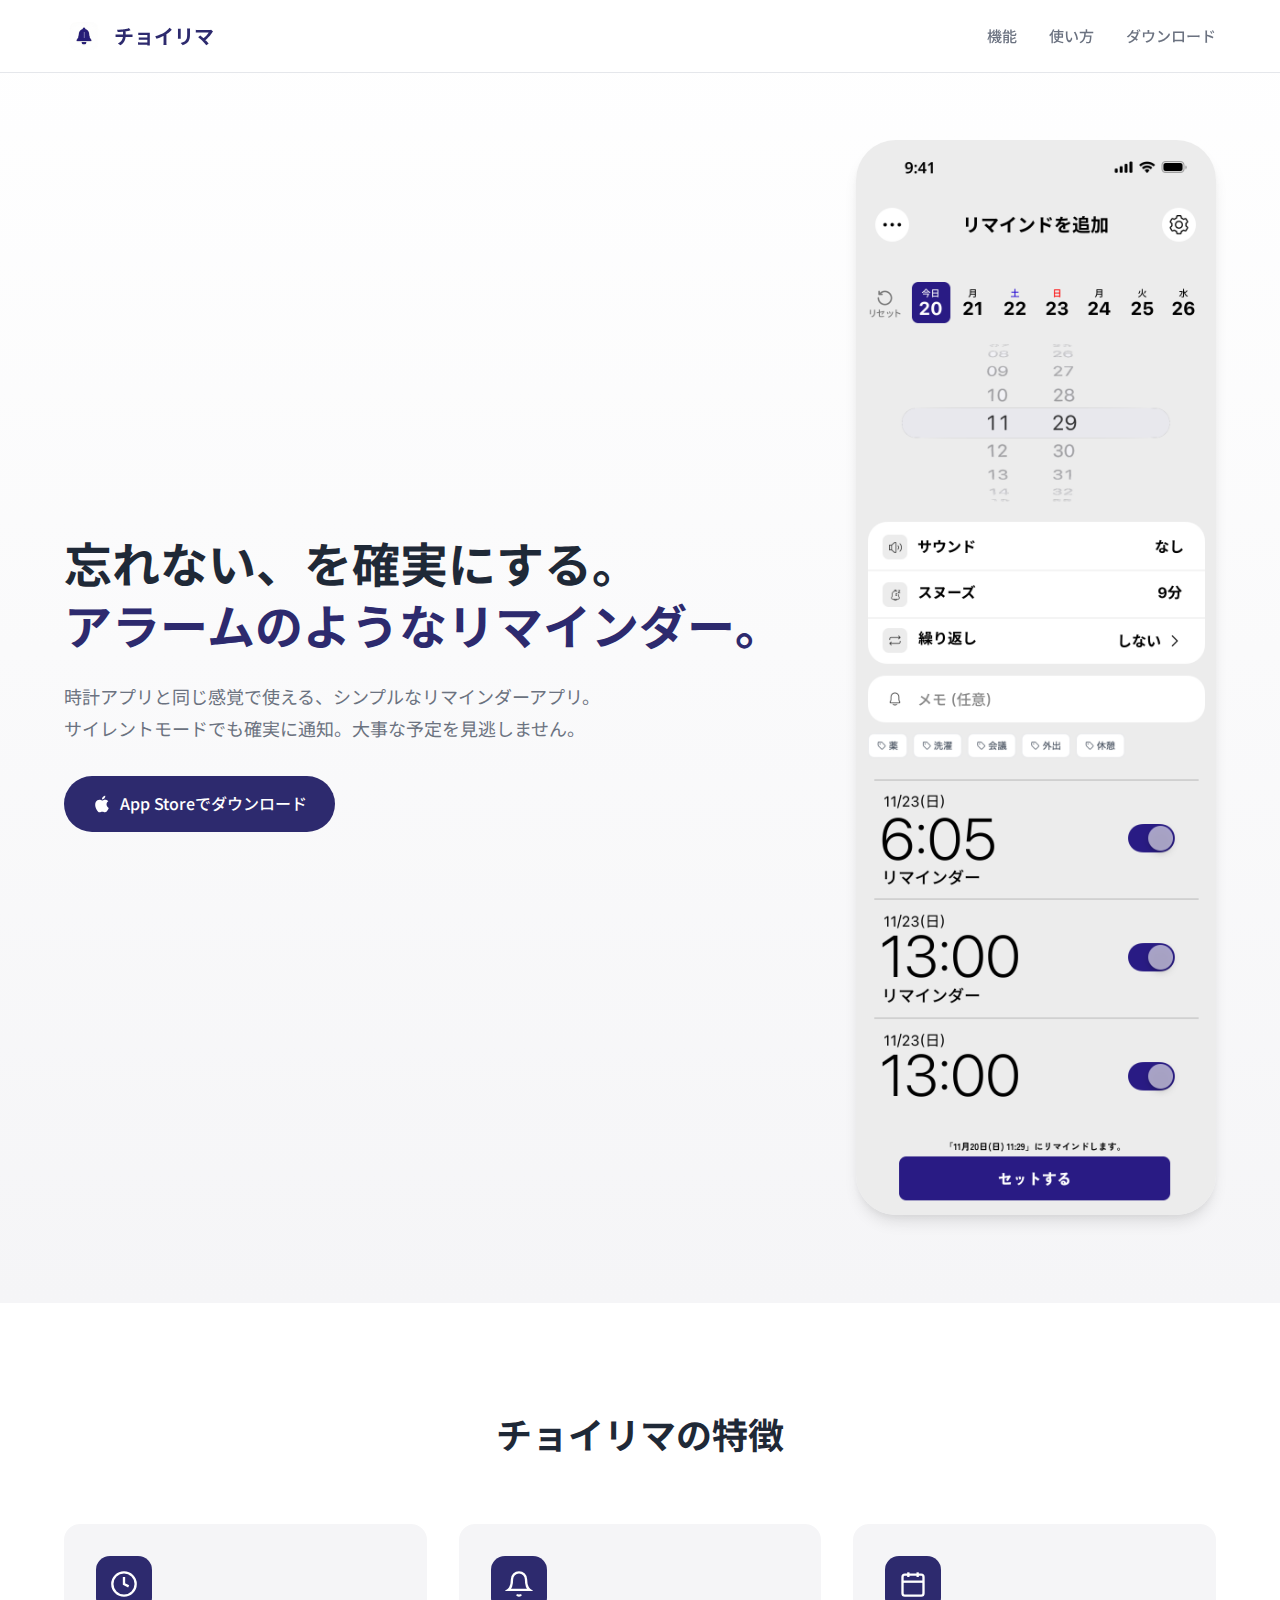
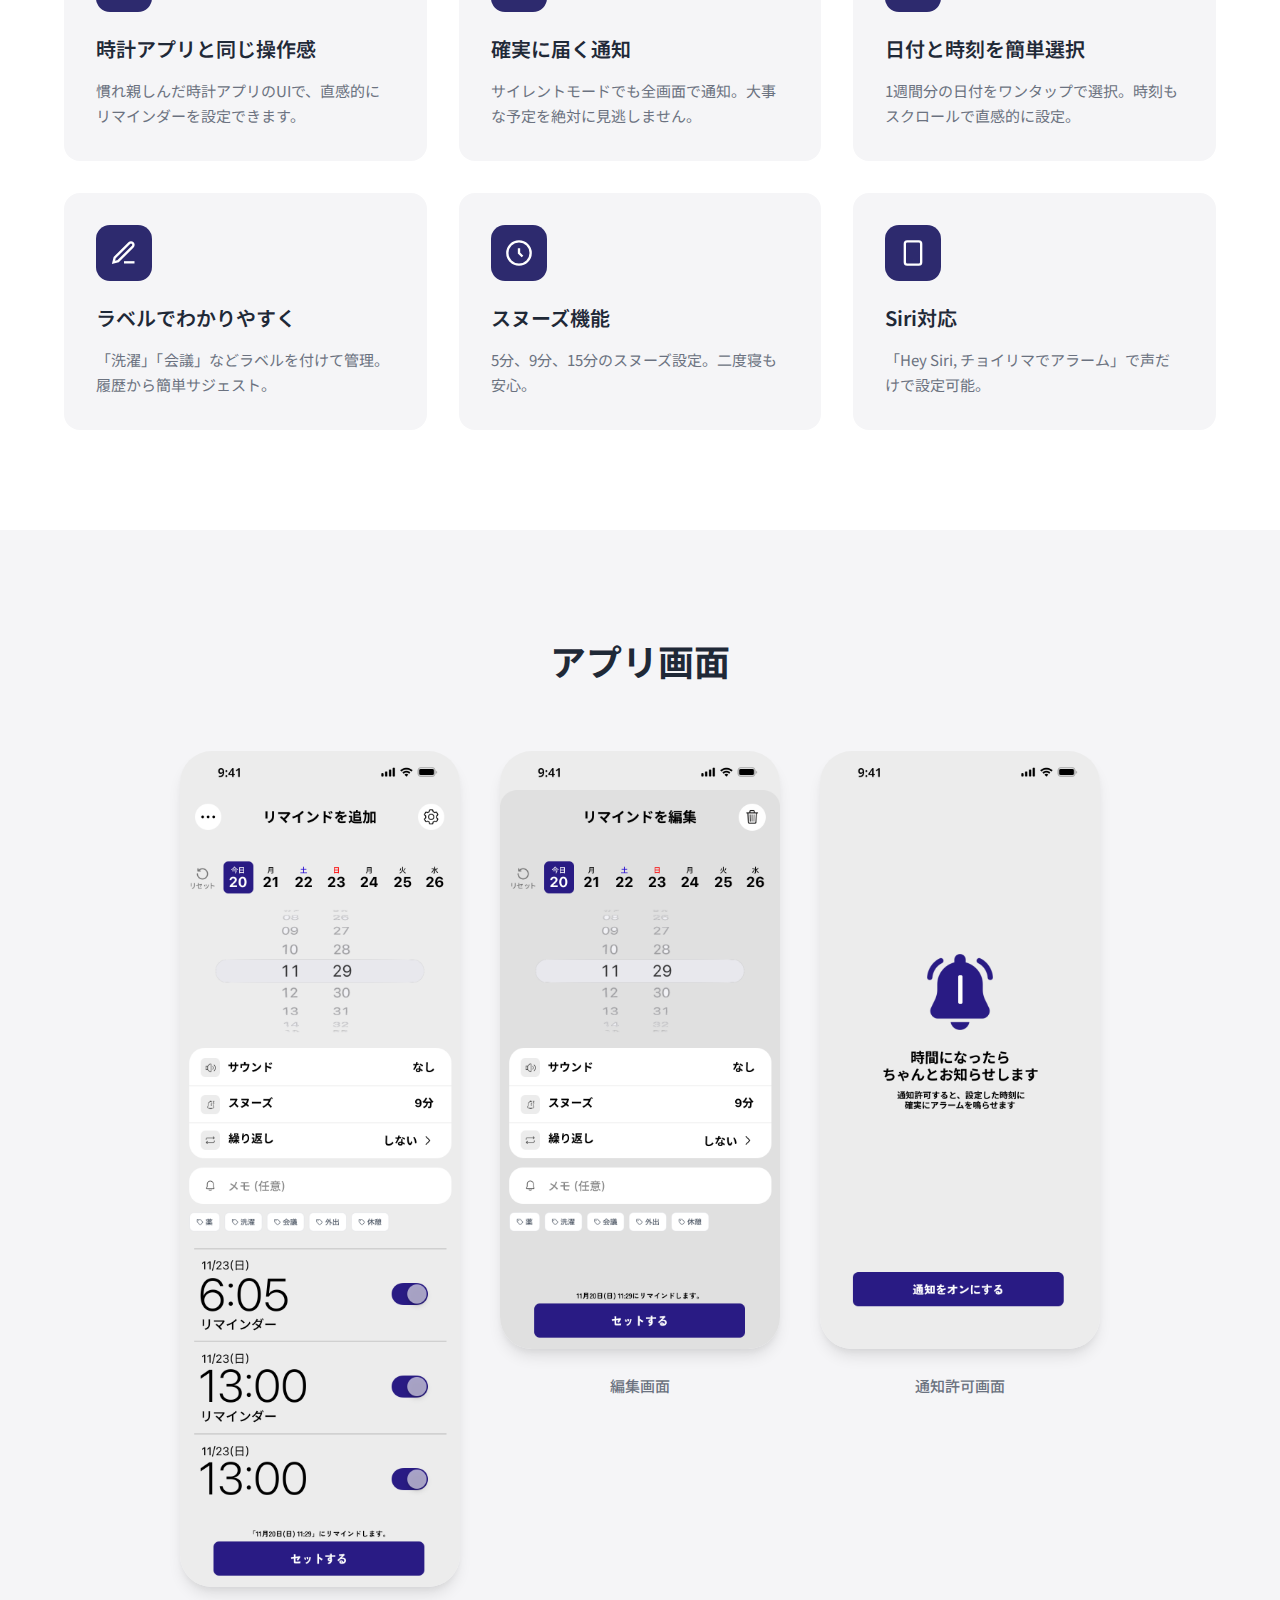
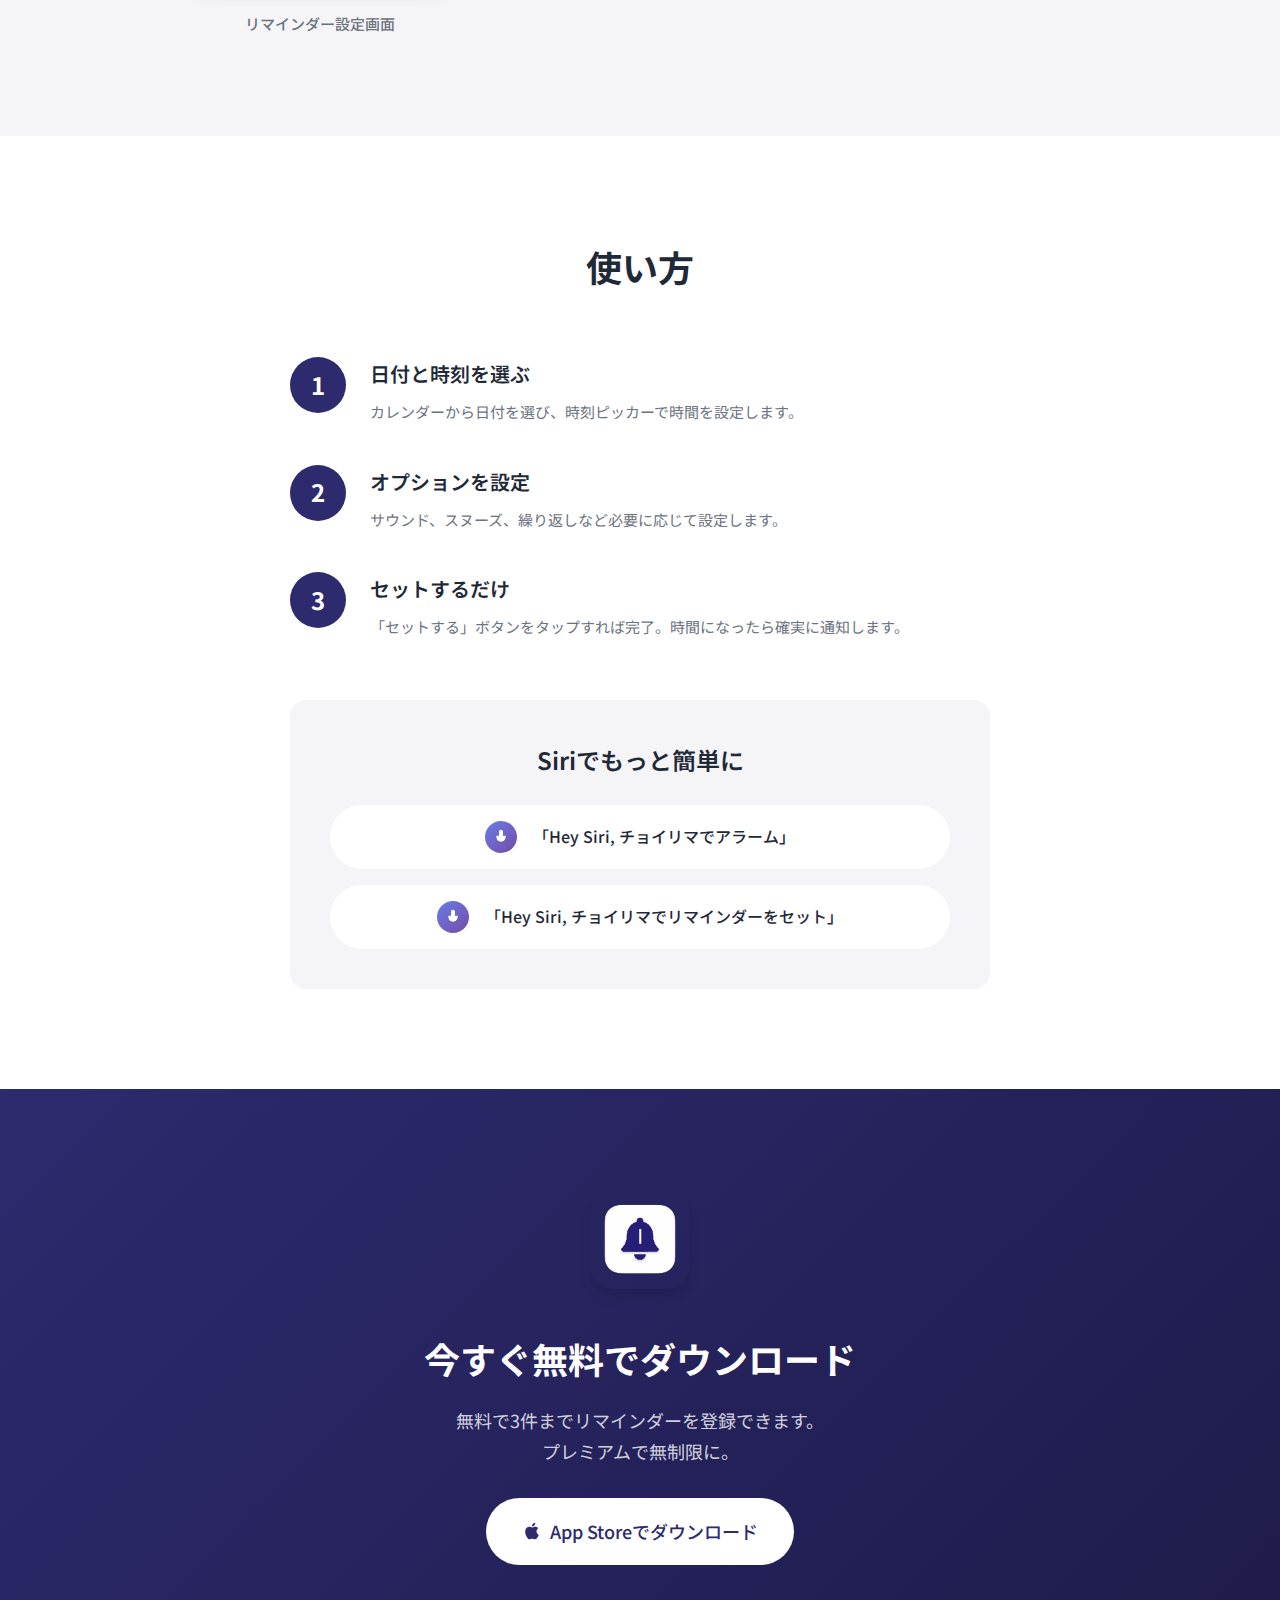
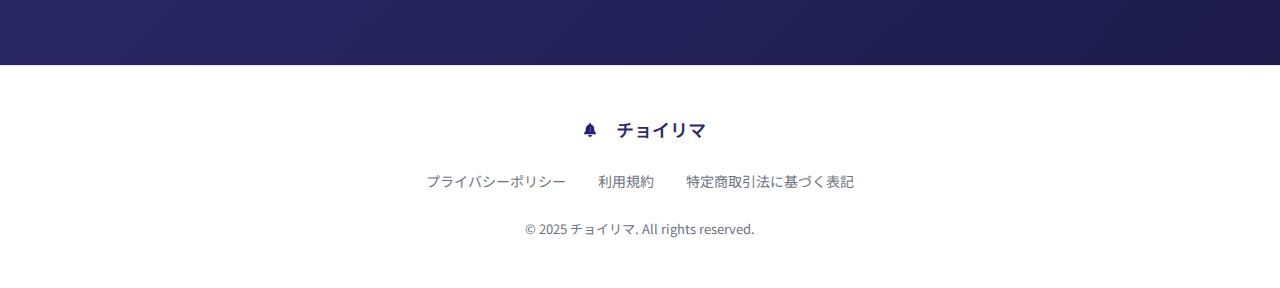
<file: index.html>
<!DOCTYPE html>
<html lang="ja">
<head>
  <meta charset="UTF-8">
  <meta name="viewport" content="width=device-width, initial-scale=1.0">
  <meta name="description" content="チョイリマ - 忘れない、を確実にする。時計アプリのような使いやすさで、確実に通知するリマインダーアプリ。">
  <meta name="keywords" content="リマインダー, アラーム, 通知, iPhone, iOS, アプリ">
  <meta property="og:title" content="チョイリマ - アラームのようなリマインダー">
  <meta property="og:description" content="忘れない、を確実にする。時計アプリのような使いやすさで、確実に通知するリマインダーアプリ。">
  <meta property="og:image" content="images/icon.png">
  <meta property="og:type" content="website">
  <title>チョイリマ - 忘れない、を確実にする。アラームのようなリマインダー</title>
  <link rel="icon" href="images/icon.png" type="image/png">
  <link rel="stylesheet" href="css/style.css">
  <link rel="preconnect" href="https://fonts.googleapis.com">
  <link rel="preconnect" href="https://fonts.gstatic.com" crossorigin>
  <link href="https://fonts.googleapis.com/css2?family=Noto+Sans+JP:wght@400;500;700&display=swap" rel="stylesheet">
</head>
<body>
  <!-- Header -->
  <header class="header">
    <div class="container">
      <div class="header-content">
        <div class="logo">
          <img src="images/icon.png" alt="チョイリマ" class="logo-icon">
          <span class="logo-text">チョイリマ</span>
        </div>
        <nav class="nav">
          <a href="#features">機能</a>
          <a href="#usage">使い方</a>
          <a href="#download">ダウンロード</a>
        </nav>
      </div>
    </div>
  </header>

  <!-- Hero Section -->
  <section class="hero">
    <div class="container">
      <div class="hero-content">
        <div class="hero-text">
          <h1 class="hero-title">
            忘れない、を確実にする。<br>
            <span class="highlight">アラームのような<br class="sp-only">リマインダー。</span>
          </h1>
          <p class="hero-description">
            時計アプリと同じ感覚で使える、シンプルなリマインダーアプリ。<br>
            サイレントモードでも確実に通知。大事な予定を見逃しません。
          </p>
          <div class="hero-cta">
            <a href="#download" class="btn btn-primary">
              <svg class="apple-icon" viewBox="0 0 24 24" fill="currentColor">
                <path d="M18.71 19.5c-.83 1.24-1.71 2.45-3.05 2.47-1.34.03-1.77-.79-3.29-.79-1.53 0-2 .77-3.27.82-1.31.05-2.3-1.32-3.14-2.53C4.25 17 2.94 12.45 4.7 9.39c.87-1.52 2.43-2.48 4.12-2.51 1.28-.02 2.5.87 3.29.87.78 0 2.26-1.07 3.81-.91.65.03 2.47.26 3.64 1.98-.09.06-2.17 1.28-2.15 3.81.03 3.02 2.65 4.03 2.68 4.04-.03.07-.42 1.44-1.38 2.83M13 3.5c.73-.83 1.94-1.46 2.94-1.5.13 1.17-.34 2.35-1.04 3.19-.69.85-1.83 1.51-2.95 1.42-.15-1.15.41-2.35 1.05-3.11z"/>
              </svg>
              App Storeでダウンロード
            </a>
          </div>
        </div>
        <div class="hero-image">
          <img src="images/main-screen.png" alt="チョイリマ アプリ画面" class="hero-phone">
        </div>
      </div>
    </div>
  </section>

  <!-- Features Section -->
  <section class="features" id="features">
    <div class="container">
      <h2 class="section-title">チョイリマの特徴</h2>
      <div class="features-grid">
        <div class="feature-card">
          <div class="feature-icon">
            <svg viewBox="0 0 24 24" fill="none" stroke="currentColor" stroke-width="2">
              <circle cx="12" cy="12" r="10"/>
              <polyline points="12,6 12,12 16,14"/>
            </svg>
          </div>
          <h3 class="feature-title">時計アプリと同じ操作感</h3>
          <p class="feature-description">慣れ親しんだ時計アプリのUIで、直感的にリマインダーを設定できます。</p>
        </div>
        <div class="feature-card">
          <div class="feature-icon">
            <svg viewBox="0 0 24 24" fill="none" stroke="currentColor" stroke-width="2">
              <path d="M18 8A6 6 0 0 0 6 8c0 7-3 9-3 9h18s-3-2-3-9"/>
              <path d="M13.73 21a2 2 0 0 1-3.46 0"/>
            </svg>
          </div>
          <h3 class="feature-title">確実に届く通知</h3>
          <p class="feature-description">サイレントモードでも全画面で通知。大事な予定を絶対に見逃しません。</p>
        </div>
        <div class="feature-card">
          <div class="feature-icon">
            <svg viewBox="0 0 24 24" fill="none" stroke="currentColor" stroke-width="2">
              <rect x="3" y="4" width="18" height="18" rx="2" ry="2"/>
              <line x1="16" y1="2" x2="16" y2="6"/>
              <line x1="8" y1="2" x2="8" y2="6"/>
              <line x1="3" y1="10" x2="21" y2="10"/>
            </svg>
          </div>
          <h3 class="feature-title">日付と時刻を簡単選択</h3>
          <p class="feature-description">1週間分の日付をワンタップで選択。時刻もスクロールで直感的に設定。</p>
        </div>
        <div class="feature-card">
          <div class="feature-icon">
            <svg viewBox="0 0 24 24" fill="none" stroke="currentColor" stroke-width="2">
              <path d="M12 20h9"/>
              <path d="M16.5 3.5a2.121 2.121 0 0 1 3 3L7 19l-4 1 1-4L16.5 3.5z"/>
            </svg>
          </div>
          <h3 class="feature-title">ラベルでわかりやすく</h3>
          <p class="feature-description">「洗濯」「会議」などラベルを付けて管理。履歴から簡単サジェスト。</p>
        </div>
        <div class="feature-card">
          <div class="feature-icon">
            <svg viewBox="0 0 24 24" fill="none" stroke="currentColor" stroke-width="2">
              <circle cx="12" cy="12" r="10"/>
              <path d="M12 8v4l3 3"/>
            </svg>
          </div>
          <h3 class="feature-title">スヌーズ機能</h3>
          <p class="feature-description">5分、9分、15分のスヌーズ設定。二度寝も安心。</p>
        </div>
        <div class="feature-card">
          <div class="feature-icon">
            <svg viewBox="0 0 24 24" fill="none" stroke="currentColor" stroke-width="2">
              <rect x="5" y="2" width="14" height="20" rx="2" ry="2"/>
              <line x1="12" y1="18" x2="12.01" y2="18"/>
            </svg>
          </div>
          <h3 class="feature-title">Siri対応</h3>
          <p class="feature-description">「Hey Siri, チョイリマでアラーム」で声だけで設定可能。</p>
        </div>
      </div>
    </div>
  </section>

  <!-- App Screenshots Section -->
  <section class="screenshots">
    <div class="container">
      <h2 class="section-title">アプリ画面</h2>
      <div class="screenshots-grid">
        <div class="screenshot-item">
          <img src="images/main-screen.png" alt="メイン画面">
          <p class="screenshot-caption">リマインダー設定画面</p>
        </div>
        <div class="screenshot-item">
          <img src="images/edit-screen.png" alt="編集画面">
          <p class="screenshot-caption">編集画面</p>
        </div>
        <div class="screenshot-item">
          <img src="images/notification-screen.png" alt="通知確認画面">
          <p class="screenshot-caption">通知許可画面</p>
        </div>
      </div>
    </div>
  </section>

  <!-- Usage Section -->
  <section class="usage" id="usage">
    <div class="container">
      <h2 class="section-title">使い方</h2>
      <div class="usage-steps">
        <div class="usage-step">
          <div class="step-number">1</div>
          <div class="step-content">
            <h3>日付と時刻を選ぶ</h3>
            <p>カレンダーから日付を選び、時刻ピッカーで時間を設定します。</p>
          </div>
        </div>
        <div class="usage-step">
          <div class="step-number">2</div>
          <div class="step-content">
            <h3>オプションを設定</h3>
            <p>サウンド、スヌーズ、繰り返しなど必要に応じて設定します。</p>
          </div>
        </div>
        <div class="usage-step">
          <div class="step-number">3</div>
          <div class="step-content">
            <h3>セットするだけ</h3>
            <p>「セットする」ボタンをタップすれば完了。時間になったら確実に通知します。</p>
          </div>
        </div>
      </div>
      <div class="usage-siri">
        <h3>Siriでもっと簡単に</h3>
        <div class="siri-examples">
          <div class="siri-example">
            <span class="siri-icon">
              <svg viewBox="0 0 24 24" fill="currentColor">
                <path d="M12 1a3 3 0 0 0-3 3v8a3 3 0 0 0 6 0V4a3 3 0 0 0-3-3z"/>
                <path d="M19 10v2a7 7 0 0 1-14 0v-2"/>
                <line x1="12" y1="19" x2="12" y2="23"/>
                <line x1="8" y1="23" x2="16" y2="23"/>
              </svg>
            </span>
            <p>「Hey Siri, チョイリマでアラーム」</p>
          </div>
          <div class="siri-example">
            <span class="siri-icon">
              <svg viewBox="0 0 24 24" fill="currentColor">
                <path d="M12 1a3 3 0 0 0-3 3v8a3 3 0 0 0 6 0V4a3 3 0 0 0-3-3z"/>
                <path d="M19 10v2a7 7 0 0 1-14 0v-2"/>
                <line x1="12" y1="19" x2="12" y2="23"/>
                <line x1="8" y1="23" x2="16" y2="23"/>
              </svg>
            </span>
            <p>「Hey Siri, チョイリマでリマインダーをセット」</p>
          </div>
        </div>
      </div>
    </div>
  </section>

  <!-- Download Section -->
  <section class="download" id="download">
    <div class="container">
      <div class="download-content">
        <img src="images/icon.png" alt="チョイリマ" class="download-icon">
        <h2 class="download-title">今すぐ無料でダウンロード</h2>
        <p class="download-description">無料で3件までリマインダーを登録できます。<br>プレミアムで無制限に。</p>
        <a href="#" class="btn btn-primary btn-large">
          <svg class="apple-icon" viewBox="0 0 24 24" fill="currentColor">
            <path d="M18.71 19.5c-.83 1.24-1.71 2.45-3.05 2.47-1.34.03-1.77-.79-3.29-.79-1.53 0-2 .77-3.27.82-1.31.05-2.3-1.32-3.14-2.53C4.25 17 2.94 12.45 4.7 9.39c.87-1.52 2.43-2.48 4.12-2.51 1.28-.02 2.5.87 3.29.87.78 0 2.26-1.07 3.81-.91.65.03 2.47.26 3.64 1.98-.09.06-2.17 1.28-2.15 3.81.03 3.02 2.65 4.03 2.68 4.04-.03.07-.42 1.44-1.38 2.83M13 3.5c.73-.83 1.94-1.46 2.94-1.5.13 1.17-.34 2.35-1.04 3.19-.69.85-1.83 1.51-2.95 1.42-.15-1.15.41-2.35 1.05-3.11z"/>
          </svg>
          App Storeでダウンロード
        </a>
      </div>
    </div>
  </section>

  <!-- Footer -->
  <footer class="footer">
    <div class="container">
      <div class="footer-content">
        <div class="footer-logo">
          <img src="images/icon.png" alt="チョイリマ" class="footer-icon">
          <span>チョイリマ</span>
        </div>
        <nav class="footer-nav">
          <a href="privacy.html">プライバシーポリシー</a>
          <a href="terms.html">利用規約</a>
          <a href="legal.html">特定商取引法に基づく表記</a>
        </nav>
        <p class="footer-copyright">&copy; 2025 チョイリマ. All rights reserved.</p>
      </div>
    </div>
  </footer>
</body>
</html>
</file>
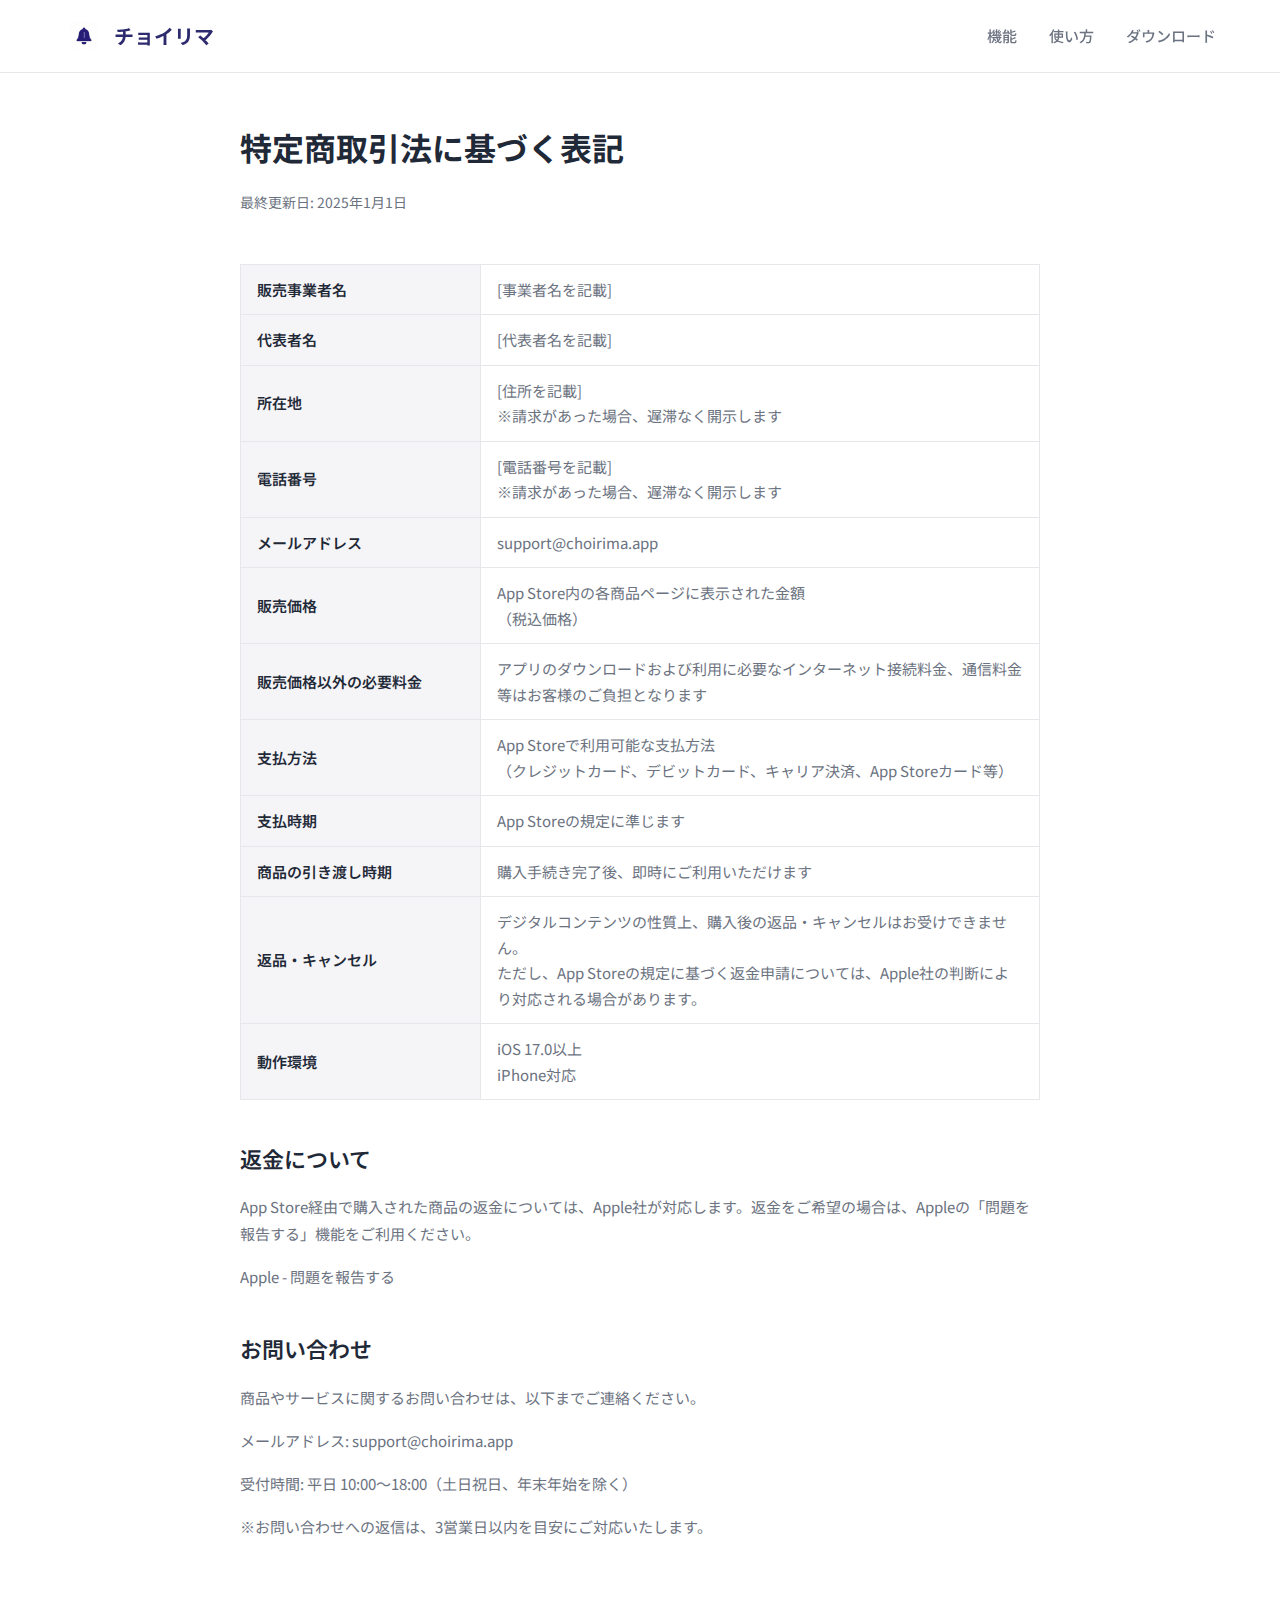
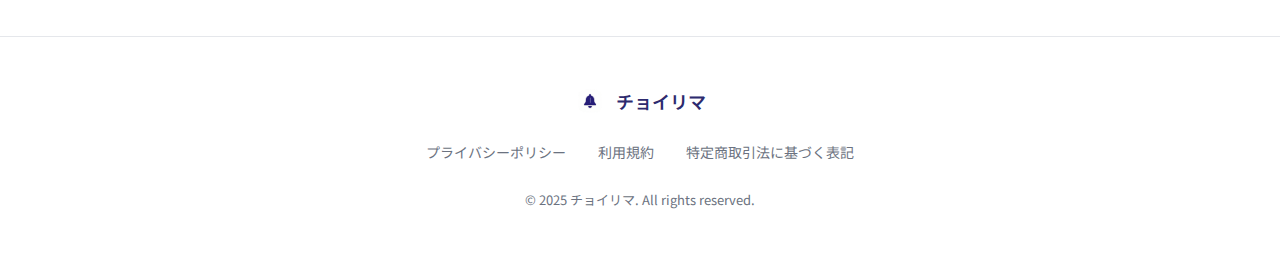
<file: legal.html>
<!DOCTYPE html>
<html lang="ja">
<head>
  <meta charset="UTF-8">
  <meta name="viewport" content="width=device-width, initial-scale=1.0">
  <meta name="description" content="チョイリマの特定商取引法に基づく表記">
  <title>特定商取引法に基づく表記 - チョイリマ</title>
  <link rel="icon" href="images/icon.png" type="image/png">
  <link rel="stylesheet" href="css/style.css">
  <link rel="preconnect" href="https://fonts.googleapis.com">
  <link rel="preconnect" href="https://fonts.gstatic.com" crossorigin>
  <link href="https://fonts.googleapis.com/css2?family=Noto+Sans+JP:wght@400;500;700&display=swap" rel="stylesheet">
</head>
<body>
  <!-- Header -->
  <header class="header">
    <div class="container">
      <div class="header-content">
        <a href="index.html" class="logo">
          <img src="images/icon.png" alt="チョイリマ" class="logo-icon">
          <span class="logo-text">チョイリマ</span>
        </a>
        <nav class="nav">
          <a href="index.html#features">機能</a>
          <a href="index.html#usage">使い方</a>
          <a href="index.html#download">ダウンロード</a>
        </nav>
      </div>
    </div>
  </header>

  <!-- Legal Notice Content -->
  <main class="legal-page">
    <div class="container">
      <div class="legal-content">
        <h1>特定商取引法に基づく表記</h1>
        <p class="last-updated">最終更新日: 2025年1月1日</p>

        <table>
          <tr>
            <th>販売事業者名</th>
            <td>[事業者名を記載]</td>
          </tr>
          <tr>
            <th>代表者名</th>
            <td>[代表者名を記載]</td>
          </tr>
          <tr>
            <th>所在地</th>
            <td>[住所を記載]<br>※請求があった場合、遅滞なく開示します</td>
          </tr>
          <tr>
            <th>電話番号</th>
            <td>[電話番号を記載]<br>※請求があった場合、遅滞なく開示します</td>
          </tr>
          <tr>
            <th>メールアドレス</th>
            <td>support@choirima.app</td>
          </tr>
          <tr>
            <th>販売価格</th>
            <td>App Store内の各商品ページに表示された金額<br>（税込価格）</td>
          </tr>
          <tr>
            <th>販売価格以外の必要料金</th>
            <td>アプリのダウンロードおよび利用に必要なインターネット接続料金、通信料金等はお客様のご負担となります</td>
          </tr>
          <tr>
            <th>支払方法</th>
            <td>App Storeで利用可能な支払方法<br>（クレジットカード、デビットカード、キャリア決済、App Storeカード等）</td>
          </tr>
          <tr>
            <th>支払時期</th>
            <td>App Storeの規定に準じます</td>
          </tr>
          <tr>
            <th>商品の引き渡し時期</th>
            <td>購入手続き完了後、即時にご利用いただけます</td>
          </tr>
          <tr>
            <th>返品・キャンセル</th>
            <td>デジタルコンテンツの性質上、購入後の返品・キャンセルはお受けできません。<br>ただし、App Storeの規定に基づく返金申請については、Apple社の判断により対応される場合があります。</td>
          </tr>
          <tr>
            <th>動作環境</th>
            <td>iOS 17.0以上<br>iPhone対応</td>
          </tr>
        </table>

        <h2>返金について</h2>
        <p>App Store経由で購入された商品の返金については、Apple社が対応します。返金をご希望の場合は、Appleの「問題を報告する」機能をご利用ください。</p>
        <p><a href="https://reportaproblem.apple.com/" target="_blank" rel="noopener noreferrer">Apple - 問題を報告する</a></p>

        <h2>お問い合わせ</h2>
        <p>商品やサービスに関するお問い合わせは、以下までご連絡ください。</p>
        <p>メールアドレス: support@choirima.app</p>
        <p>受付時間: 平日 10:00〜18:00（土日祝日、年末年始を除く）</p>
        <p>※お問い合わせへの返信は、3営業日以内を目安にご対応いたします。</p>
      </div>
    </div>
  </main>

  <!-- Footer -->
  <footer class="footer">
    <div class="container">
      <div class="footer-content">
        <div class="footer-logo">
          <img src="images/icon.png" alt="チョイリマ" class="footer-icon">
          <span>チョイリマ</span>
        </div>
        <nav class="footer-nav">
          <a href="privacy.html">プライバシーポリシー</a>
          <a href="terms.html">利用規約</a>
          <a href="legal.html">特定商取引法に基づく表記</a>
        </nav>
        <p class="footer-copyright">&copy; 2025 チョイリマ. All rights reserved.</p>
      </div>
    </div>
  </footer>
</body>
</html>
</file>
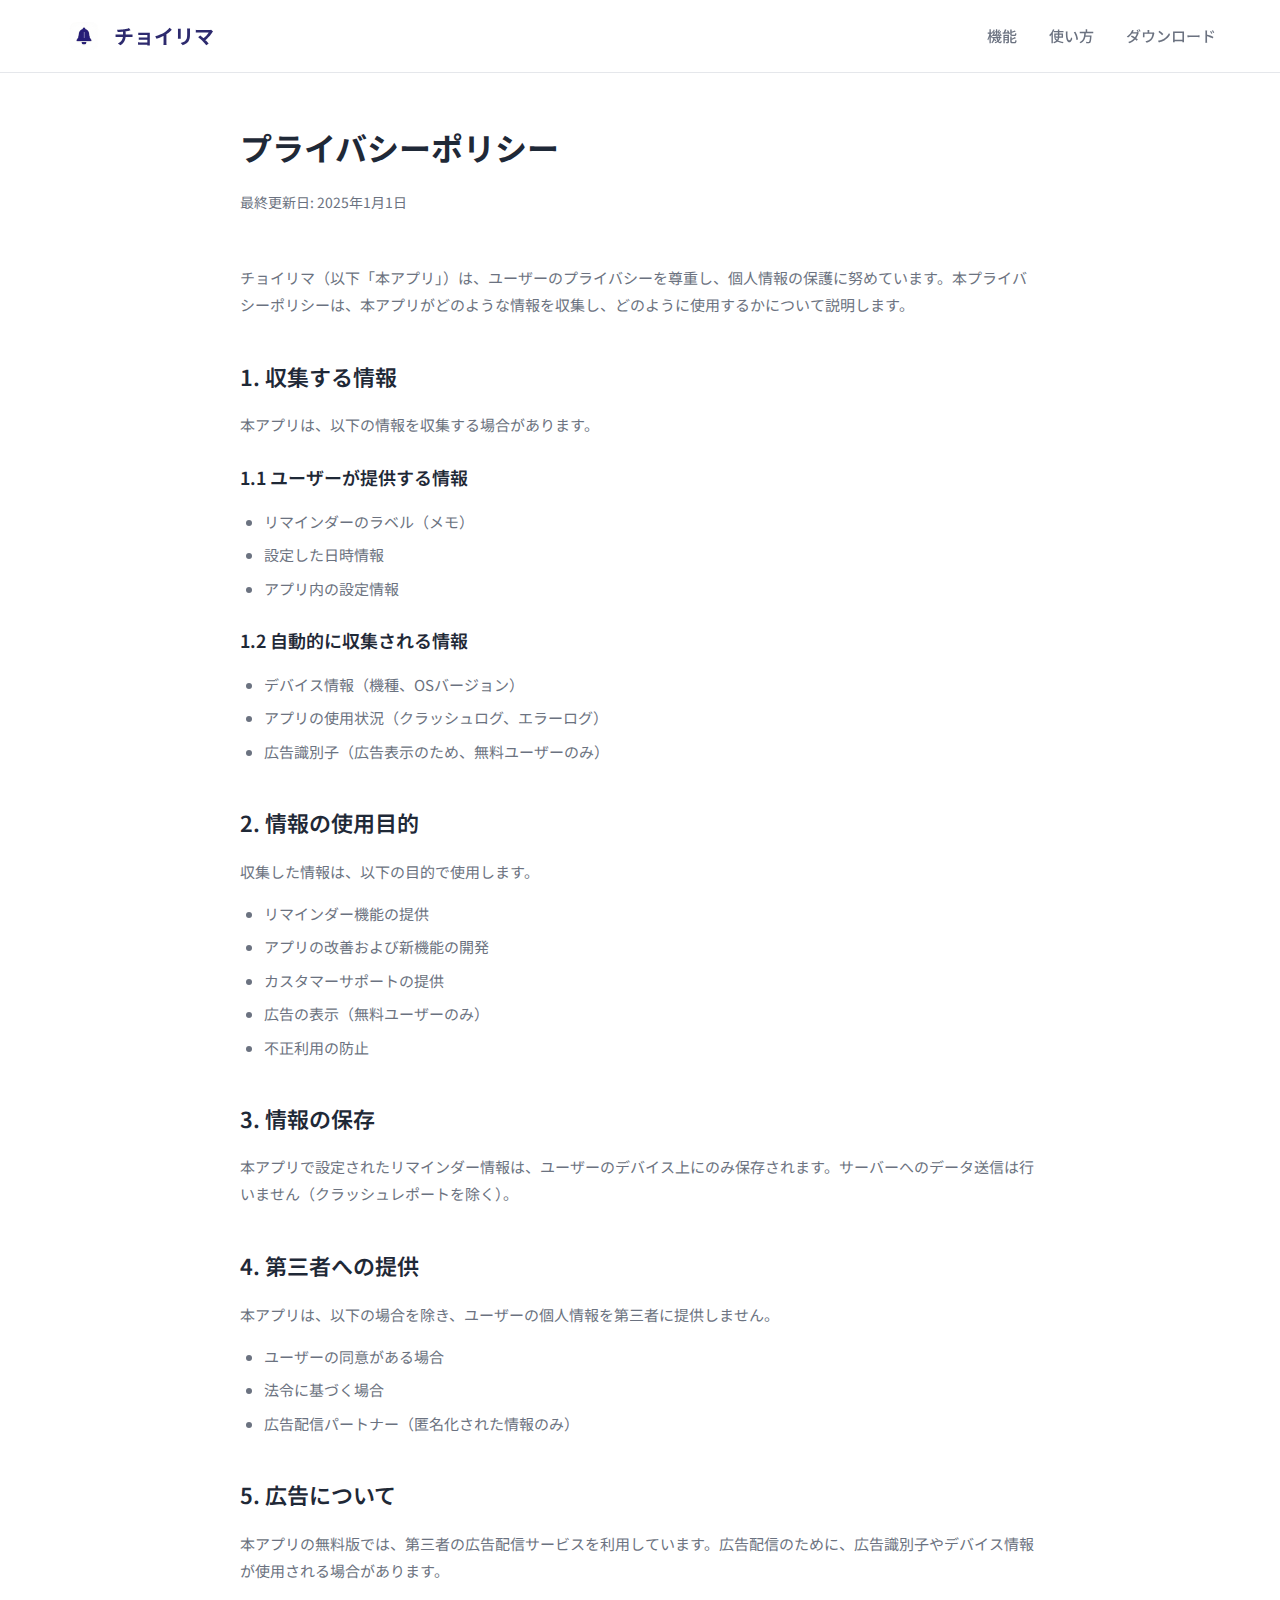
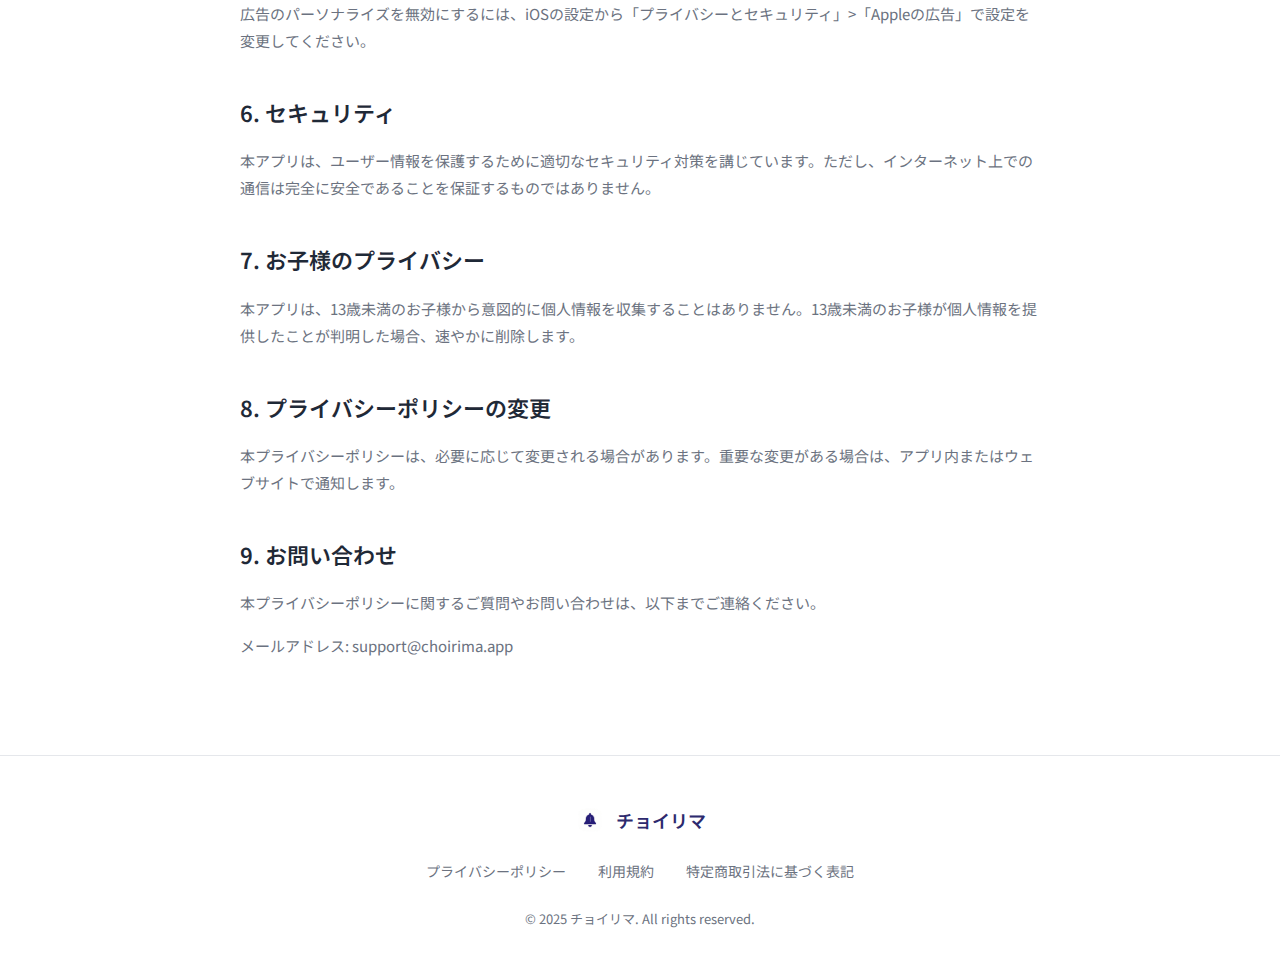
<file: privacy.html>
<!DOCTYPE html>
<html lang="ja">
<head>
  <meta charset="UTF-8">
  <meta name="viewport" content="width=device-width, initial-scale=1.0">
  <meta name="description" content="チョイリマのプライバシーポリシー">
  <title>プライバシーポリシー - チョイリマ</title>
  <link rel="icon" href="images/icon.png" type="image/png">
  <link rel="stylesheet" href="css/style.css">
  <link rel="preconnect" href="https://fonts.googleapis.com">
  <link rel="preconnect" href="https://fonts.gstatic.com" crossorigin>
  <link href="https://fonts.googleapis.com/css2?family=Noto+Sans+JP:wght@400;500;700&display=swap" rel="stylesheet">
</head>
<body>
  <!-- Header -->
  <header class="header">
    <div class="container">
      <div class="header-content">
        <a href="index.html" class="logo">
          <img src="images/icon.png" alt="チョイリマ" class="logo-icon">
          <span class="logo-text">チョイリマ</span>
        </a>
        <nav class="nav">
          <a href="index.html#features">機能</a>
          <a href="index.html#usage">使い方</a>
          <a href="index.html#download">ダウンロード</a>
        </nav>
      </div>
    </div>
  </header>

  <!-- Privacy Policy Content -->
  <main class="legal-page">
    <div class="container">
      <div class="legal-content">
        <h1>プライバシーポリシー</h1>
        <p class="last-updated">最終更新日: 2025年1月1日</p>

        <p>チョイリマ（以下「本アプリ」）は、ユーザーのプライバシーを尊重し、個人情報の保護に努めています。本プライバシーポリシーは、本アプリがどのような情報を収集し、どのように使用するかについて説明します。</p>

        <h2>1. 収集する情報</h2>
        <p>本アプリは、以下の情報を収集する場合があります。</p>

        <h3>1.1 ユーザーが提供する情報</h3>
        <ul>
          <li>リマインダーのラベル（メモ）</li>
          <li>設定した日時情報</li>
          <li>アプリ内の設定情報</li>
        </ul>

        <h3>1.2 自動的に収集される情報</h3>
        <ul>
          <li>デバイス情報（機種、OSバージョン）</li>
          <li>アプリの使用状況（クラッシュログ、エラーログ）</li>
          <li>広告識別子（広告表示のため、無料ユーザーのみ）</li>
        </ul>

        <h2>2. 情報の使用目的</h2>
        <p>収集した情報は、以下の目的で使用します。</p>
        <ul>
          <li>リマインダー機能の提供</li>
          <li>アプリの改善および新機能の開発</li>
          <li>カスタマーサポートの提供</li>
          <li>広告の表示（無料ユーザーのみ）</li>
          <li>不正利用の防止</li>
        </ul>

        <h2>3. 情報の保存</h2>
        <p>本アプリで設定されたリマインダー情報は、ユーザーのデバイス上にのみ保存されます。サーバーへのデータ送信は行いません（クラッシュレポートを除く）。</p>

        <h2>4. 第三者への提供</h2>
        <p>本アプリは、以下の場合を除き、ユーザーの個人情報を第三者に提供しません。</p>
        <ul>
          <li>ユーザーの同意がある場合</li>
          <li>法令に基づく場合</li>
          <li>広告配信パートナー（匿名化された情報のみ）</li>
        </ul>

        <h2>5. 広告について</h2>
        <p>本アプリの無料版では、第三者の広告配信サービスを利用しています。広告配信のために、広告識別子やデバイス情報が使用される場合があります。</p>
        <p>広告のパーソナライズを無効にするには、iOSの設定から「プライバシーとセキュリティ」>「Appleの広告」で設定を変更してください。</p>

        <h2>6. セキュリティ</h2>
        <p>本アプリは、ユーザー情報を保護するために適切なセキュリティ対策を講じています。ただし、インターネット上での通信は完全に安全であることを保証するものではありません。</p>

        <h2>7. お子様のプライバシー</h2>
        <p>本アプリは、13歳未満のお子様から意図的に個人情報を収集することはありません。13歳未満のお子様が個人情報を提供したことが判明した場合、速やかに削除します。</p>

        <h2>8. プライバシーポリシーの変更</h2>
        <p>本プライバシーポリシーは、必要に応じて変更される場合があります。重要な変更がある場合は、アプリ内またはウェブサイトで通知します。</p>

        <h2>9. お問い合わせ</h2>
        <p>本プライバシーポリシーに関するご質問やお問い合わせは、以下までご連絡ください。</p>
        <p>メールアドレス: support@choirima.app</p>
      </div>
    </div>
  </main>

  <!-- Footer -->
  <footer class="footer">
    <div class="container">
      <div class="footer-content">
        <div class="footer-logo">
          <img src="images/icon.png" alt="チョイリマ" class="footer-icon">
          <span>チョイリマ</span>
        </div>
        <nav class="footer-nav">
          <a href="privacy.html">プライバシーポリシー</a>
          <a href="terms.html">利用規約</a>
          <a href="legal.html">特定商取引法に基づく表記</a>
        </nav>
        <p class="footer-copyright">&copy; 2025 チョイリマ. All rights reserved.</p>
      </div>
    </div>
  </footer>
</body>
</html>
</file>
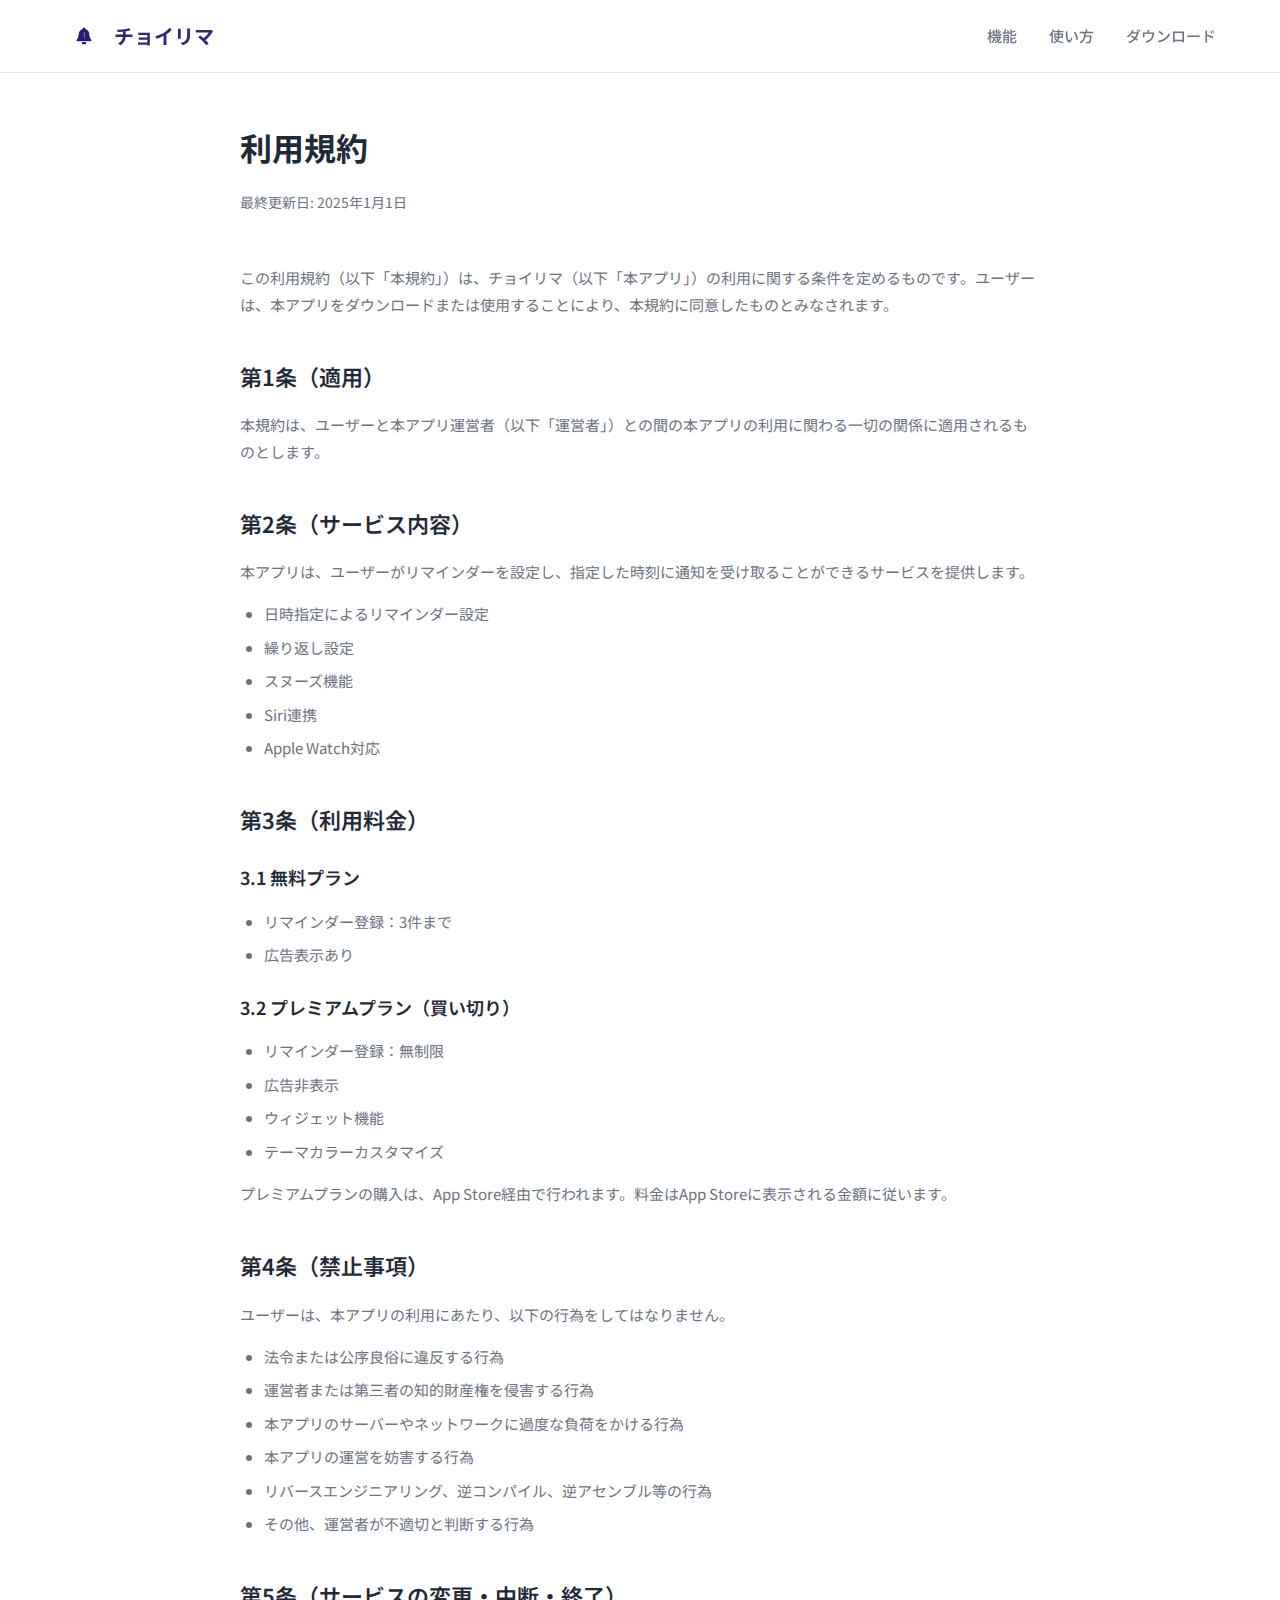
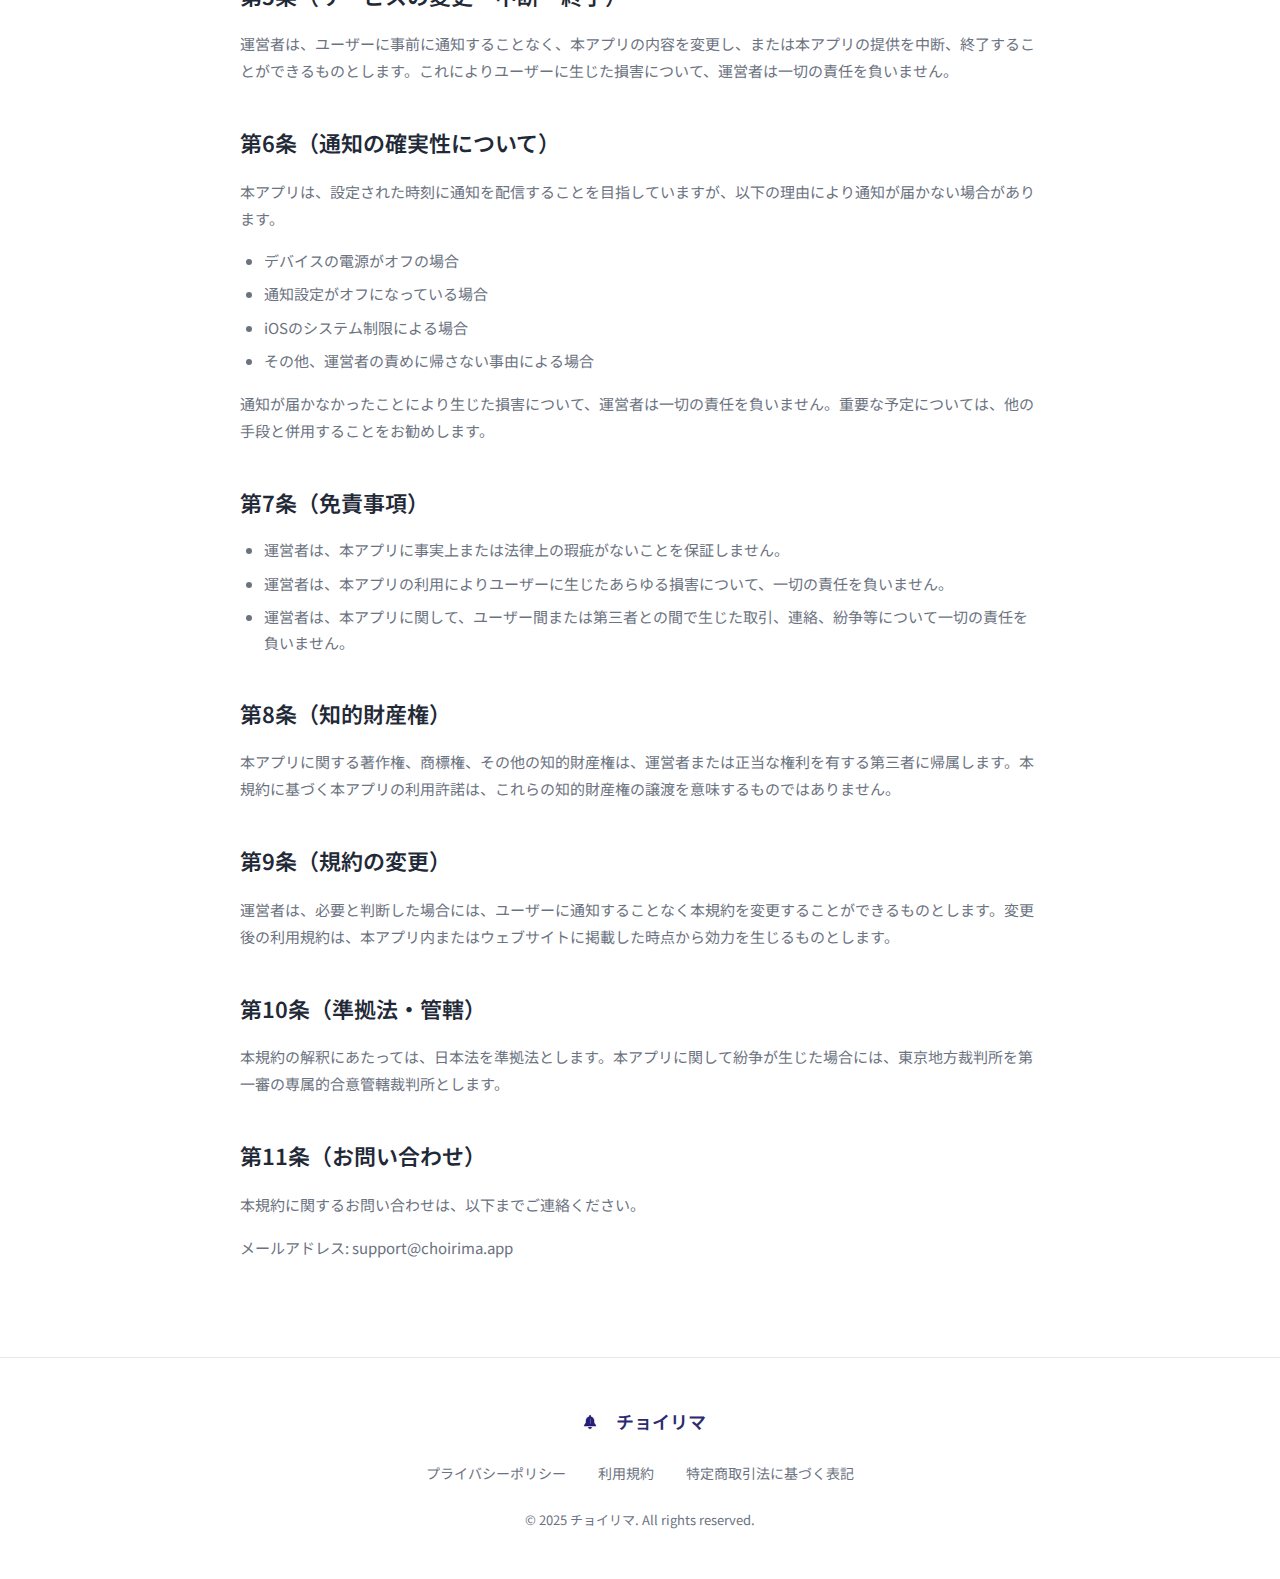
<file: terms.html>
<!DOCTYPE html>
<html lang="ja">
<head>
  <meta charset="UTF-8">
  <meta name="viewport" content="width=device-width, initial-scale=1.0">
  <meta name="description" content="チョイリマの利用規約">
  <title>利用規約 - チョイリマ</title>
  <link rel="icon" href="images/icon.png" type="image/png">
  <link rel="stylesheet" href="css/style.css">
  <link rel="preconnect" href="https://fonts.googleapis.com">
  <link rel="preconnect" href="https://fonts.gstatic.com" crossorigin>
  <link href="https://fonts.googleapis.com/css2?family=Noto+Sans+JP:wght@400;500;700&display=swap" rel="stylesheet">
</head>
<body>
  <!-- Header -->
  <header class="header">
    <div class="container">
      <div class="header-content">
        <a href="index.html" class="logo">
          <img src="images/icon.png" alt="チョイリマ" class="logo-icon">
          <span class="logo-text">チョイリマ</span>
        </a>
        <nav class="nav">
          <a href="index.html#features">機能</a>
          <a href="index.html#usage">使い方</a>
          <a href="index.html#download">ダウンロード</a>
        </nav>
      </div>
    </div>
  </header>

  <!-- Terms of Service Content -->
  <main class="legal-page">
    <div class="container">
      <div class="legal-content">
        <h1>利用規約</h1>
        <p class="last-updated">最終更新日: 2025年1月1日</p>

        <p>この利用規約（以下「本規約」）は、チョイリマ（以下「本アプリ」）の利用に関する条件を定めるものです。ユーザーは、本アプリをダウンロードまたは使用することにより、本規約に同意したものとみなされます。</p>

        <h2>第1条（適用）</h2>
        <p>本規約は、ユーザーと本アプリ運営者（以下「運営者」）との間の本アプリの利用に関わる一切の関係に適用されるものとします。</p>

        <h2>第2条（サービス内容）</h2>
        <p>本アプリは、ユーザーがリマインダーを設定し、指定した時刻に通知を受け取ることができるサービスを提供します。</p>
        <ul>
          <li>日時指定によるリマインダー設定</li>
          <li>繰り返し設定</li>
          <li>スヌーズ機能</li>
          <li>Siri連携</li>
          <li>Apple Watch対応</li>
        </ul>

        <h2>第3条（利用料金）</h2>
        <h3>3.1 無料プラン</h3>
        <ul>
          <li>リマインダー登録：3件まで</li>
          <li>広告表示あり</li>
        </ul>

        <h3>3.2 プレミアムプラン（買い切り）</h3>
        <ul>
          <li>リマインダー登録：無制限</li>
          <li>広告非表示</li>
          <li>ウィジェット機能</li>
          <li>テーマカラーカスタマイズ</li>
        </ul>
        <p>プレミアムプランの購入は、App Store経由で行われます。料金はApp Storeに表示される金額に従います。</p>

        <h2>第4条（禁止事項）</h2>
        <p>ユーザーは、本アプリの利用にあたり、以下の行為をしてはなりません。</p>
        <ul>
          <li>法令または公序良俗に違反する行為</li>
          <li>運営者または第三者の知的財産権を侵害する行為</li>
          <li>本アプリのサーバーやネットワークに過度な負荷をかける行為</li>
          <li>本アプリの運営を妨害する行為</li>
          <li>リバースエンジニアリング、逆コンパイル、逆アセンブル等の行為</li>
          <li>その他、運営者が不適切と判断する行為</li>
        </ul>

        <h2>第5条（サービスの変更・中断・終了）</h2>
        <p>運営者は、ユーザーに事前に通知することなく、本アプリの内容を変更し、または本アプリの提供を中断、終了することができるものとします。これによりユーザーに生じた損害について、運営者は一切の責任を負いません。</p>

        <h2>第6条（通知の確実性について）</h2>
        <p>本アプリは、設定された時刻に通知を配信することを目指していますが、以下の理由により通知が届かない場合があります。</p>
        <ul>
          <li>デバイスの電源がオフの場合</li>
          <li>通知設定がオフになっている場合</li>
          <li>iOSのシステム制限による場合</li>
          <li>その他、運営者の責めに帰さない事由による場合</li>
        </ul>
        <p>通知が届かなかったことにより生じた損害について、運営者は一切の責任を負いません。重要な予定については、他の手段と併用することをお勧めします。</p>

        <h2>第7条（免責事項）</h2>
        <ul>
          <li>運営者は、本アプリに事実上または法律上の瑕疵がないことを保証しません。</li>
          <li>運営者は、本アプリの利用によりユーザーに生じたあらゆる損害について、一切の責任を負いません。</li>
          <li>運営者は、本アプリに関して、ユーザー間または第三者との間で生じた取引、連絡、紛争等について一切の責任を負いません。</li>
        </ul>

        <h2>第8条（知的財産権）</h2>
        <p>本アプリに関する著作権、商標権、その他の知的財産権は、運営者または正当な権利を有する第三者に帰属します。本規約に基づく本アプリの利用許諾は、これらの知的財産権の譲渡を意味するものではありません。</p>

        <h2>第9条（規約の変更）</h2>
        <p>運営者は、必要と判断した場合には、ユーザーに通知することなく本規約を変更することができるものとします。変更後の利用規約は、本アプリ内またはウェブサイトに掲載した時点から効力を生じるものとします。</p>

        <h2>第10条（準拠法・管轄）</h2>
        <p>本規約の解釈にあたっては、日本法を準拠法とします。本アプリに関して紛争が生じた場合には、東京地方裁判所を第一審の専属的合意管轄裁判所とします。</p>

        <h2>第11条（お問い合わせ）</h2>
        <p>本規約に関するお問い合わせは、以下までご連絡ください。</p>
        <p>メールアドレス: support@choirima.app</p>
      </div>
    </div>
  </main>

  <!-- Footer -->
  <footer class="footer">
    <div class="container">
      <div class="footer-content">
        <div class="footer-logo">
          <img src="images/icon.png" alt="チョイリマ" class="footer-icon">
          <span>チョイリマ</span>
        </div>
        <nav class="footer-nav">
          <a href="privacy.html">プライバシーポリシー</a>
          <a href="terms.html">利用規約</a>
          <a href="legal.html">特定商取引法に基づく表記</a>
        </nav>
        <p class="footer-copyright">&copy; 2025 チョイリマ. All rights reserved.</p>
      </div>
    </div>
  </footer>
</body>
</html>
</file>
<file: css/style.css>
/* CSS Reset & Base */
*, *::before, *::after {
  box-sizing: border-box;
  margin: 0;
  padding: 0;
}

:root {
  --primary-color: #2D2A6E;
  --primary-dark: #1E1B4B;
  --primary-light: #4338CA;
  --text-color: #1F2937;
  --text-light: #6B7280;
  --background: #F5F5F7;
  --white: #FFFFFF;
  --border-color: #E5E7EB;
  --shadow: 0 4px 6px -1px rgba(0, 0, 0, 0.1), 0 2px 4px -1px rgba(0, 0, 0, 0.06);
  --shadow-lg: 0 10px 15px -3px rgba(0, 0, 0, 0.1), 0 4px 6px -2px rgba(0, 0, 0, 0.05);
  --border-radius: 16px;
  --border-radius-sm: 8px;
}

html {
  scroll-behavior: smooth;
}

body {
  font-family: 'Noto Sans JP', -apple-system, BlinkMacSystemFont, 'Segoe UI', Roboto, sans-serif;
  font-size: 16px;
  line-height: 1.7;
  color: var(--text-color);
  background-color: var(--background);
}

.container {
  max-width: 1200px;
  margin: 0 auto;
  padding: 0 24px;
}

a {
  text-decoration: none;
  color: inherit;
  transition: color 0.2s ease;
}

img {
  max-width: 100%;
  height: auto;
}

/* Buttons */
.btn {
  display: inline-flex;
  align-items: center;
  justify-content: center;
  gap: 8px;
  padding: 14px 28px;
  font-size: 16px;
  font-weight: 500;
  border-radius: 50px;
  border: none;
  cursor: pointer;
  transition: all 0.2s ease;
}

.btn-primary {
  background-color: var(--primary-color);
  color: var(--white);
}

.btn-primary:hover {
  background-color: var(--primary-dark);
  transform: translateY(-2px);
  box-shadow: var(--shadow-lg);
}

.btn-large {
  padding: 18px 36px;
  font-size: 18px;
}

.apple-icon {
  width: 20px;
  height: 20px;
}

/* Header */
.header {
  position: fixed;
  top: 0;
  left: 0;
  right: 0;
  background: rgba(255, 255, 255, 0.9);
  backdrop-filter: blur(10px);
  z-index: 1000;
  border-bottom: 1px solid var(--border-color);
}

.header-content {
  display: flex;
  align-items: center;
  justify-content: space-between;
  height: 72px;
}

.logo {
  display: flex;
  align-items: center;
  gap: 10px;
}

.logo-icon {
  width: 40px;
  height: 40px;
  border-radius: 10px;
}

.logo-text {
  font-size: 20px;
  font-weight: 700;
  color: var(--primary-color);
}

.nav {
  display: flex;
  gap: 32px;
}

.nav a {
  font-size: 15px;
  font-weight: 500;
  color: var(--text-light);
}

.nav a:hover {
  color: var(--primary-color);
}

/* Hero Section */
.hero {
  padding: 140px 0 80px;
  background: linear-gradient(180deg, var(--white) 0%, var(--background) 100%);
}

.hero-content {
  display: flex;
  align-items: center;
  gap: 60px;
}

.hero-text {
  flex: 1;
}

.hero-title {
  font-size: 48px;
  font-weight: 700;
  line-height: 1.3;
  margin-bottom: 24px;
  color: var(--text-color);
}

.hero-title .highlight {
  color: var(--primary-color);
}

.hero-description {
  font-size: 18px;
  color: var(--text-light);
  margin-bottom: 32px;
  line-height: 1.8;
}

.hero-image {
  flex: 0 0 360px;
}

.hero-phone {
  width: 100%;
  border-radius: 40px;
  box-shadow: var(--shadow-lg);
}

.sp-only {
  display: none;
}

/* Features Section */
.features {
  padding: 100px 0;
  background: var(--white);
}

.section-title {
  text-align: center;
  font-size: 36px;
  font-weight: 700;
  margin-bottom: 60px;
  color: var(--text-color);
}

.features-grid {
  display: grid;
  grid-template-columns: repeat(3, 1fr);
  gap: 32px;
}

.feature-card {
  background: var(--background);
  padding: 32px;
  border-radius: var(--border-radius);
  transition: transform 0.2s ease, box-shadow 0.2s ease;
}

.feature-card:hover {
  transform: translateY(-4px);
  box-shadow: var(--shadow-lg);
}

.feature-icon {
  width: 56px;
  height: 56px;
  background: var(--primary-color);
  border-radius: 14px;
  display: flex;
  align-items: center;
  justify-content: center;
  margin-bottom: 20px;
}

.feature-icon svg {
  width: 28px;
  height: 28px;
  color: var(--white);
}

.feature-title {
  font-size: 20px;
  font-weight: 600;
  margin-bottom: 12px;
  color: var(--text-color);
}

.feature-description {
  font-size: 15px;
  color: var(--text-light);
  line-height: 1.7;
}

/* Screenshots Section */
.screenshots {
  padding: 100px 0;
  background: var(--background);
}

.screenshots-grid {
  display: flex;
  justify-content: center;
  gap: 40px;
  flex-wrap: wrap;
}

.screenshot-item {
  text-align: center;
}

.screenshot-item img {
  width: 280px;
  border-radius: 32px;
  box-shadow: var(--shadow-lg);
  margin-bottom: 16px;
}

.screenshot-caption {
  font-size: 15px;
  color: var(--text-light);
  font-weight: 500;
}

/* Usage Section */
.usage {
  padding: 100px 0;
  background: var(--white);
}

.usage-steps {
  max-width: 700px;
  margin: 0 auto 60px;
}

.usage-step {
  display: flex;
  gap: 24px;
  margin-bottom: 40px;
}

.usage-step:last-child {
  margin-bottom: 0;
}

.step-number {
  flex: 0 0 56px;
  width: 56px;
  height: 56px;
  background: var(--primary-color);
  color: var(--white);
  border-radius: 50%;
  display: flex;
  align-items: center;
  justify-content: center;
  font-size: 24px;
  font-weight: 700;
}

.step-content h3 {
  font-size: 20px;
  font-weight: 600;
  margin-bottom: 8px;
  color: var(--text-color);
}

.step-content p {
  font-size: 15px;
  color: var(--text-light);
}

.usage-siri {
  background: var(--background);
  padding: 40px;
  border-radius: var(--border-radius);
  text-align: center;
  max-width: 700px;
  margin: 0 auto;
}

.usage-siri h3 {
  font-size: 24px;
  font-weight: 600;
  margin-bottom: 24px;
  color: var(--text-color);
}

.siri-examples {
  display: flex;
  flex-direction: column;
  gap: 16px;
}

.siri-example {
  display: flex;
  align-items: center;
  gap: 16px;
  background: var(--white);
  padding: 16px 24px;
  border-radius: 50px;
  justify-content: center;
}

.siri-icon {
  width: 32px;
  height: 32px;
  background: linear-gradient(135deg, #667EEA 0%, #764BA2 100%);
  border-radius: 50%;
  display: flex;
  align-items: center;
  justify-content: center;
}

.siri-icon svg {
  width: 16px;
  height: 16px;
  color: var(--white);
}

.siri-example p {
  font-size: 16px;
  font-weight: 500;
  color: var(--text-color);
}

/* Download Section */
.download {
  padding: 100px 0;
  background: linear-gradient(135deg, var(--primary-color) 0%, var(--primary-dark) 100%);
}

.download-content {
  text-align: center;
}

.download-icon {
  width: 100px;
  height: 100px;
  border-radius: 24px;
  box-shadow: var(--shadow-lg);
  margin-bottom: 32px;
}

.download-title {
  font-size: 36px;
  font-weight: 700;
  color: var(--white);
  margin-bottom: 16px;
}

.download-description {
  font-size: 18px;
  color: rgba(255, 255, 255, 0.8);
  margin-bottom: 32px;
}

.download .btn-primary {
  background: var(--white);
  color: var(--primary-color);
}

.download .btn-primary:hover {
  background: var(--background);
}

/* Footer */
.footer {
  padding: 48px 0;
  background: var(--white);
  border-top: 1px solid var(--border-color);
}

.footer-content {
  text-align: center;
}

.footer-logo {
  display: flex;
  align-items: center;
  justify-content: center;
  gap: 10px;
  margin-bottom: 24px;
}

.footer-icon {
  width: 32px;
  height: 32px;
  border-radius: 8px;
}

.footer-logo span {
  font-size: 18px;
  font-weight: 600;
  color: var(--primary-color);
}

.footer-nav {
  display: flex;
  justify-content: center;
  gap: 32px;
  margin-bottom: 24px;
}

.footer-nav a {
  font-size: 14px;
  color: var(--text-light);
}

.footer-nav a:hover {
  color: var(--primary-color);
}

.footer-copyright {
  font-size: 13px;
  color: var(--text-light);
}

/* Legal Pages */
.legal-page {
  padding: 120px 0 80px;
  background: var(--white);
  min-height: 100vh;
}

.legal-content {
  max-width: 800px;
  margin: 0 auto;
}

.legal-content h1 {
  font-size: 32px;
  font-weight: 700;
  margin-bottom: 16px;
  color: var(--text-color);
}

.legal-content .last-updated {
  font-size: 14px;
  color: var(--text-light);
  margin-bottom: 48px;
}

.legal-content h2 {
  font-size: 22px;
  font-weight: 600;
  margin: 40px 0 16px;
  color: var(--text-color);
}

.legal-content h3 {
  font-size: 18px;
  font-weight: 600;
  margin: 24px 0 12px;
  color: var(--text-color);
}

.legal-content p {
  font-size: 15px;
  color: var(--text-light);
  margin-bottom: 16px;
  line-height: 1.8;
}

.legal-content ul {
  margin: 16px 0;
  padding-left: 24px;
}

.legal-content li {
  font-size: 15px;
  color: var(--text-light);
  margin-bottom: 8px;
  line-height: 1.7;
}

.legal-content table {
  width: 100%;
  border-collapse: collapse;
  margin: 24px 0;
}

.legal-content th,
.legal-content td {
  padding: 12px 16px;
  text-align: left;
  border: 1px solid var(--border-color);
  font-size: 15px;
}

.legal-content th {
  background: var(--background);
  font-weight: 600;
  color: var(--text-color);
  width: 30%;
}

.legal-content td {
  color: var(--text-light);
}

/* Responsive */
@media (max-width: 1024px) {
  .features-grid {
    grid-template-columns: repeat(2, 1fr);
  }
}

@media (max-width: 768px) {
  .nav {
    display: none;
  }

  .hero {
    padding: 100px 0 60px;
  }

  .hero-content {
    flex-direction: column-reverse;
    text-align: center;
  }

  .hero-image {
    flex: 0 0 auto;
    width: 260px;
  }

  .hero-title {
    font-size: 32px;
  }

  .sp-only {
    display: inline;
  }

  .hero-description {
    font-size: 16px;
  }

  .section-title {
    font-size: 28px;
    margin-bottom: 40px;
  }

  .features {
    padding: 60px 0;
  }

  .features-grid {
    grid-template-columns: 1fr;
    gap: 24px;
  }

  .screenshots {
    padding: 60px 0;
  }

  .screenshot-item img {
    width: 220px;
  }

  .usage {
    padding: 60px 0;
  }

  .usage-siri {
    padding: 24px;
  }

  .siri-example {
    flex-direction: column;
    gap: 12px;
    padding: 20px;
    border-radius: var(--border-radius);
  }

  .download {
    padding: 60px 0;
  }

  .download-title {
    font-size: 28px;
  }

  .footer-nav {
    flex-direction: column;
    gap: 16px;
  }

  .legal-page {
    padding: 100px 0 60px;
  }

  .legal-content h1 {
    font-size: 26px;
  }

  .legal-content h2 {
    font-size: 20px;
  }

  .legal-content table {
    display: block;
    overflow-x: auto;
  }
}

@media (max-width: 480px) {
  .hero-title {
    font-size: 26px;
  }

  .btn {
    padding: 12px 24px;
    font-size: 14px;
  }

  .btn-large {
    padding: 14px 28px;
    font-size: 16px;
  }
}
</file>
